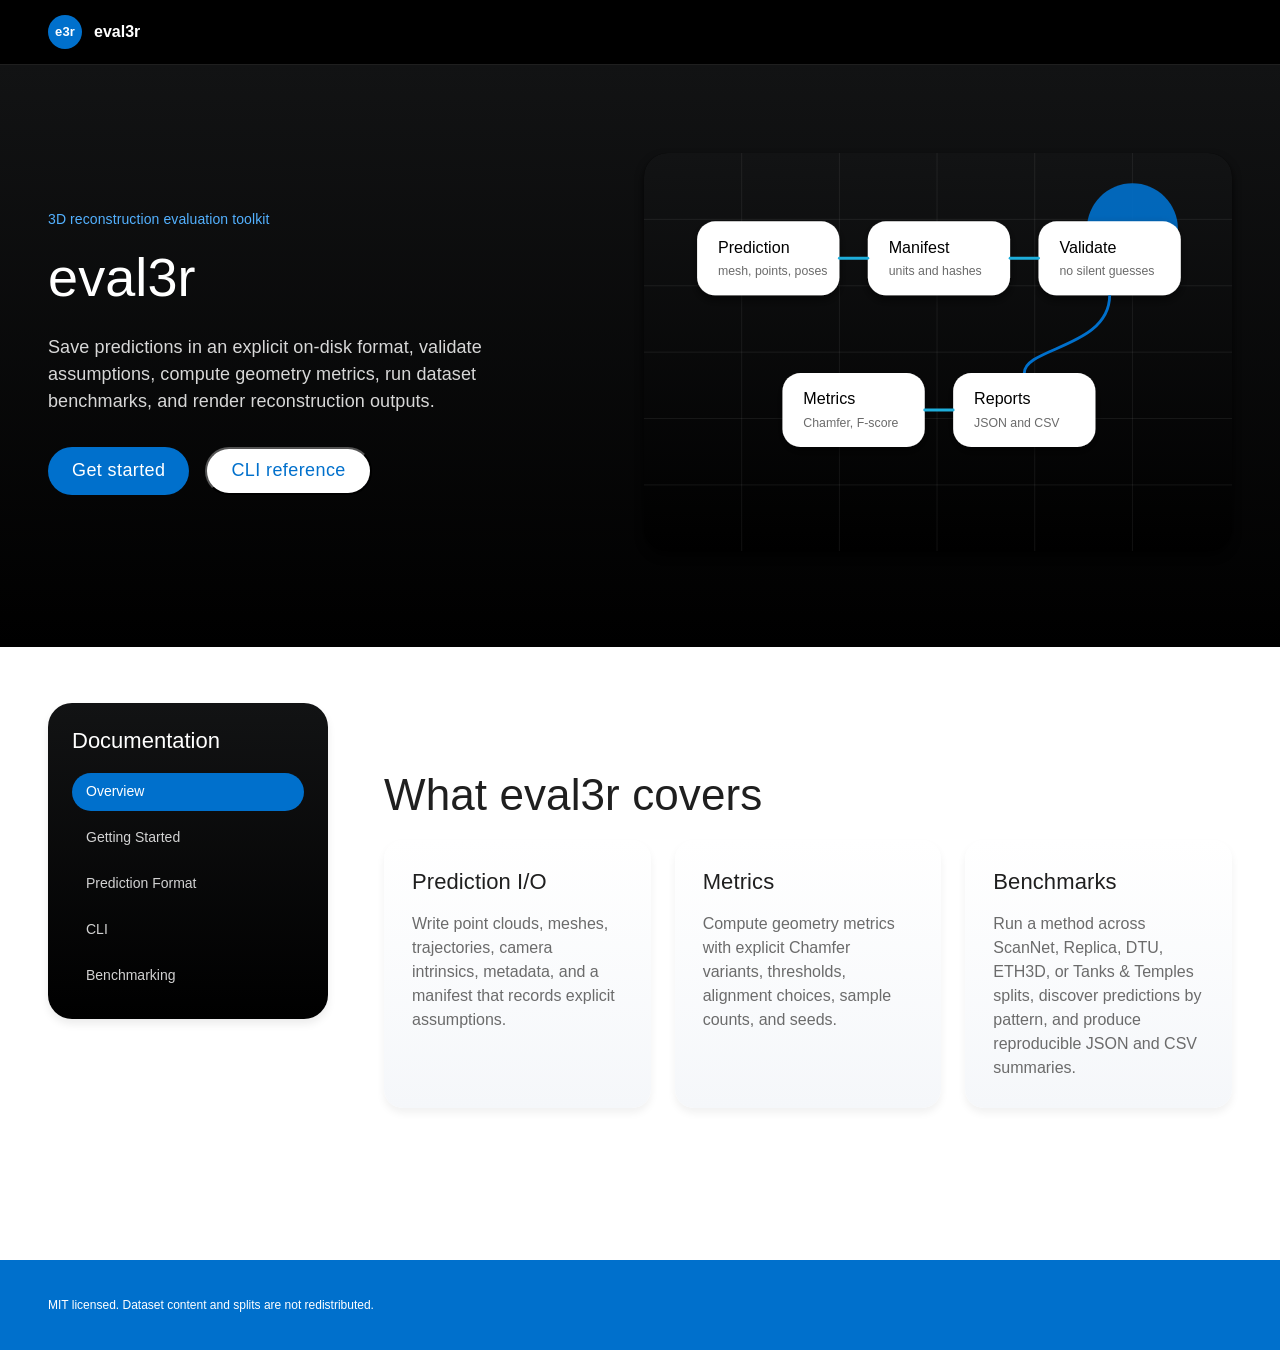
<file: docs/index.html>
<!doctype html>
<html lang="en">
  <head>
    <meta charset="utf-8" />
    <meta name="viewport" content="width=device-width, initial-scale=1" />
    <title>eval3r Documentation</title>
    <meta
      name="description"
      content="Documentation for eval3r, a toolkit for saving, evaluating, and visualizing 3D reconstruction predictions."
    />
    <link rel="stylesheet" href="assets/site.css" />
  </head>
  <body>
    <header class="site-header">
      <nav class="nav" aria-label="Main navigation">
        <a class="brand" href="index.html"><span class="brand-mark">e3r</span> eval3r</a>
        <div class="nav-links">
          <a aria-current="page" href="index.html">Overview</a>
          <a href="getting-started.html">Getting Started</a>
          <a href="prediction-format.html">Prediction Format</a>
          <a href="cli.html">CLI</a>
          <a href="benchmarking.html">Benchmarking</a>
        </div>
      </nav>
    </header>

    <main>
      <section class="hero">
        <div>
          <p class="eyebrow">3D reconstruction evaluation toolkit</p>
          <h1>eval3r</h1>
          <p class="lead">
            Save predictions in an explicit on-disk format, validate assumptions, compute
            geometry metrics, run dataset benchmarks, and render reconstruction outputs.
          </p>
          <div class="hero-actions">
            <a class="button" href="getting-started.html">Get started</a>
            <a class="button secondary" href="cli.html">CLI reference</a>
          </div>
        </div>
        <div class="hero-visual" aria-label="eval3r workflow diagram">
          <svg viewBox="0 0 620 420" role="img" aria-labelledby="workflow-title">
            <title id="workflow-title">Prediction, validation, metrics, and report workflow</title>
            <defs>
              <linearGradient id="dark-panel" x1="0" x2="0" y1="0" y2="1">
                <stop offset="0" stop-color="#121314" />
                <stop offset="1" stop-color="#000000" />
              </linearGradient>
              <filter id="soft-shadow" x="-20%" y="-20%" width="140%" height="140%">
                <feDropShadow dx="0" dy="5" stdDeviation="5" flood-color="#000000" flood-opacity="0.55" />
              </filter>
            </defs>
            <rect width="620" height="420" fill="url(#dark-panel)" />
            <g fill="none" stroke="rgba(255,255,255,0.08)" stroke-width="1">
              <path d="M0 70h620M0 140h620M0 210h620M0 280h620M0 350h620" />
              <path d="M103 0v420M206 0v420M309 0v420M412 0v420M515 0v420" />
            </g>
            <circle cx="515" cy="80" r="48" fill="#0070cc" opacity="0.9" />
            <circle cx="532" cy="96" r="22" fill="#1eaedb" opacity="0.95" />
            <g transform="translate(56 72)" filter="url(#soft-shadow)">
              <rect width="150" height="78" rx="19" fill="#ffffff" />
              <text x="22" y="33" fill="#000000" font-size="17" font-weight="300">Prediction</text>
              <text x="22" y="57" fill="#6b6b6b" font-size="13">mesh, points, poses</text>
            </g>
            <g transform="translate(236 72)" filter="url(#soft-shadow)">
              <rect width="150" height="78" rx="19" fill="#ffffff" />
              <text x="22" y="33" fill="#000000" font-size="17" font-weight="300">Manifest</text>
              <text x="22" y="57" fill="#6b6b6b" font-size="13">units and hashes</text>
            </g>
            <g transform="translate(416 72)" filter="url(#soft-shadow)">
              <rect width="150" height="78" rx="19" fill="#ffffff" />
              <text x="22" y="33" fill="#000000" font-size="17" font-weight="300">Validate</text>
              <text x="22" y="57" fill="#6b6b6b" font-size="13">no silent guesses</text>
            </g>
            <g stroke="#1eaedb" stroke-width="3" stroke-linecap="round">
              <path d="M206 111h30" />
              <path d="M386 111h30" />
            </g>
            <g transform="translate(146 232)" filter="url(#soft-shadow)">
              <rect width="150" height="78" rx="19" fill="#ffffff" />
              <text x="22" y="33" fill="#000000" font-size="17" font-weight="300">Metrics</text>
              <text x="22" y="57" fill="#6b6b6b" font-size="13">Chamfer, F-score</text>
            </g>
            <g transform="translate(326 232)" filter="url(#soft-shadow)">
              <rect width="150" height="78" rx="19" fill="#ffffff" />
              <text x="22" y="33" fill="#000000" font-size="17" font-weight="300">Reports</text>
              <text x="22" y="57" fill="#6b6b6b" font-size="13">JSON and CSV</text>
            </g>
            <path d="M491 150 C491 205, 401 205, 401 232" fill="none" stroke="#0070cc" stroke-width="3" />
            <path d="M296 271h30" fill="none" stroke="#1eaedb" stroke-width="3" stroke-linecap="round" />
          </svg>
        </div>
      </section>

      <div class="docs-layout">
        <aside class="docs-sidebar" aria-label="Documentation navigation">
          <p class="sidebar-title">Documentation</p>
          <nav class="sidebar-nav">
            <a aria-current="page" href="index.html">Overview</a>
            <a href="getting-started.html">Getting Started</a>
            <a href="prediction-format.html">Prediction Format</a>
            <a href="cli.html">CLI</a>
            <a href="benchmarking.html">Benchmarking</a>
          </nav>
        </aside>
        <article class="docs-content page">
          <section class="section">
            <h2>What eval3r covers</h2>
            <div class="grid">
              <article class="card">
                <h3>Prediction I/O</h3>
                <p>
                  Write point clouds, meshes, trajectories, camera intrinsics, metadata, and a
                  manifest that records explicit assumptions.
                </p>
              </article>
              <article class="card">
                <h3>Metrics</h3>
                <p>
                  Compute geometry metrics with explicit Chamfer variants, thresholds, alignment
                  choices, sample counts, and seeds.
                </p>
              </article>
              <article class="card">
                <h3>Benchmarks</h3>
                <p>
                  Run a method across ScanNet, Replica, DTU, ETH3D, or Tanks &amp; Temples splits,
                  discover predictions by pattern, and produce reproducible JSON and CSV summaries.
                </p>
              </article>
            </div>
          </section>
        </article>
      </div>
    </main>

    <footer class="site-footer">
      <div class="footer-inner">MIT licensed. Dataset content and splits are not redistributed.</div>
    </footer>
  </body>
</html>
</file>
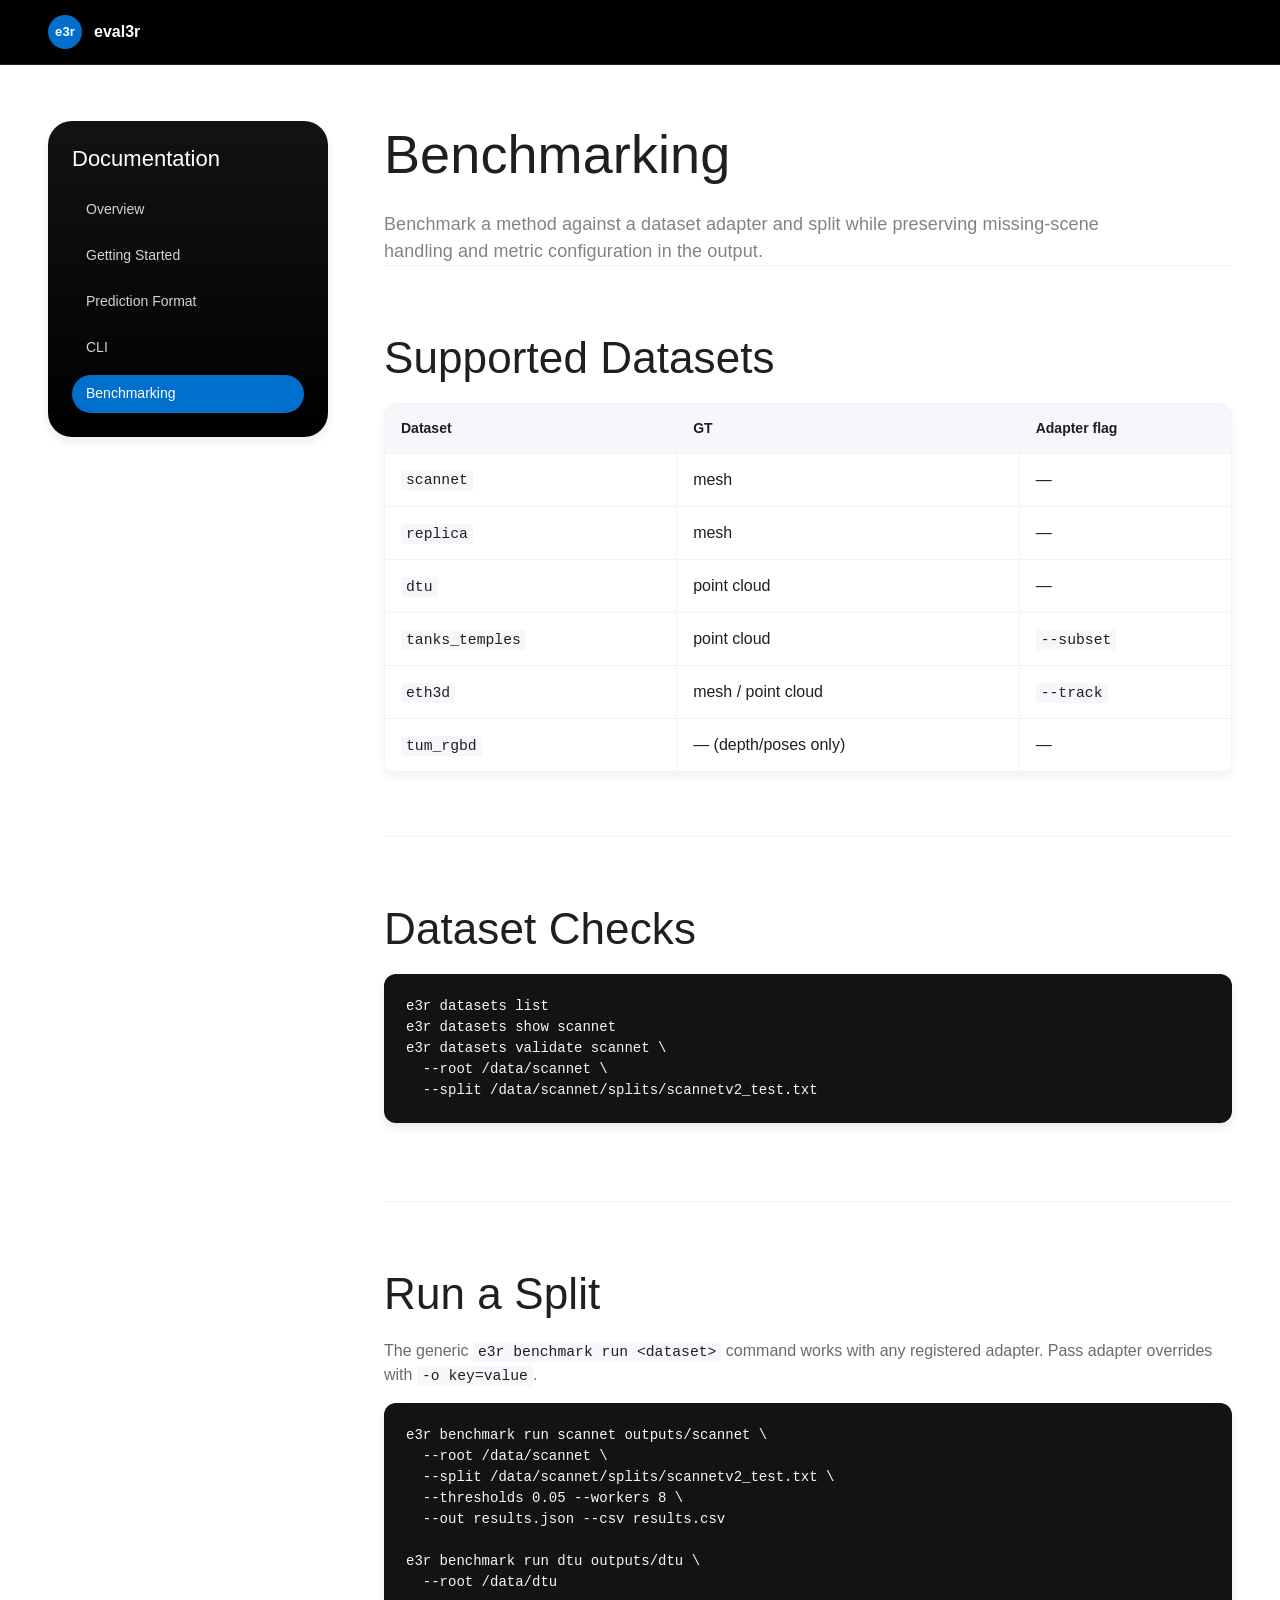
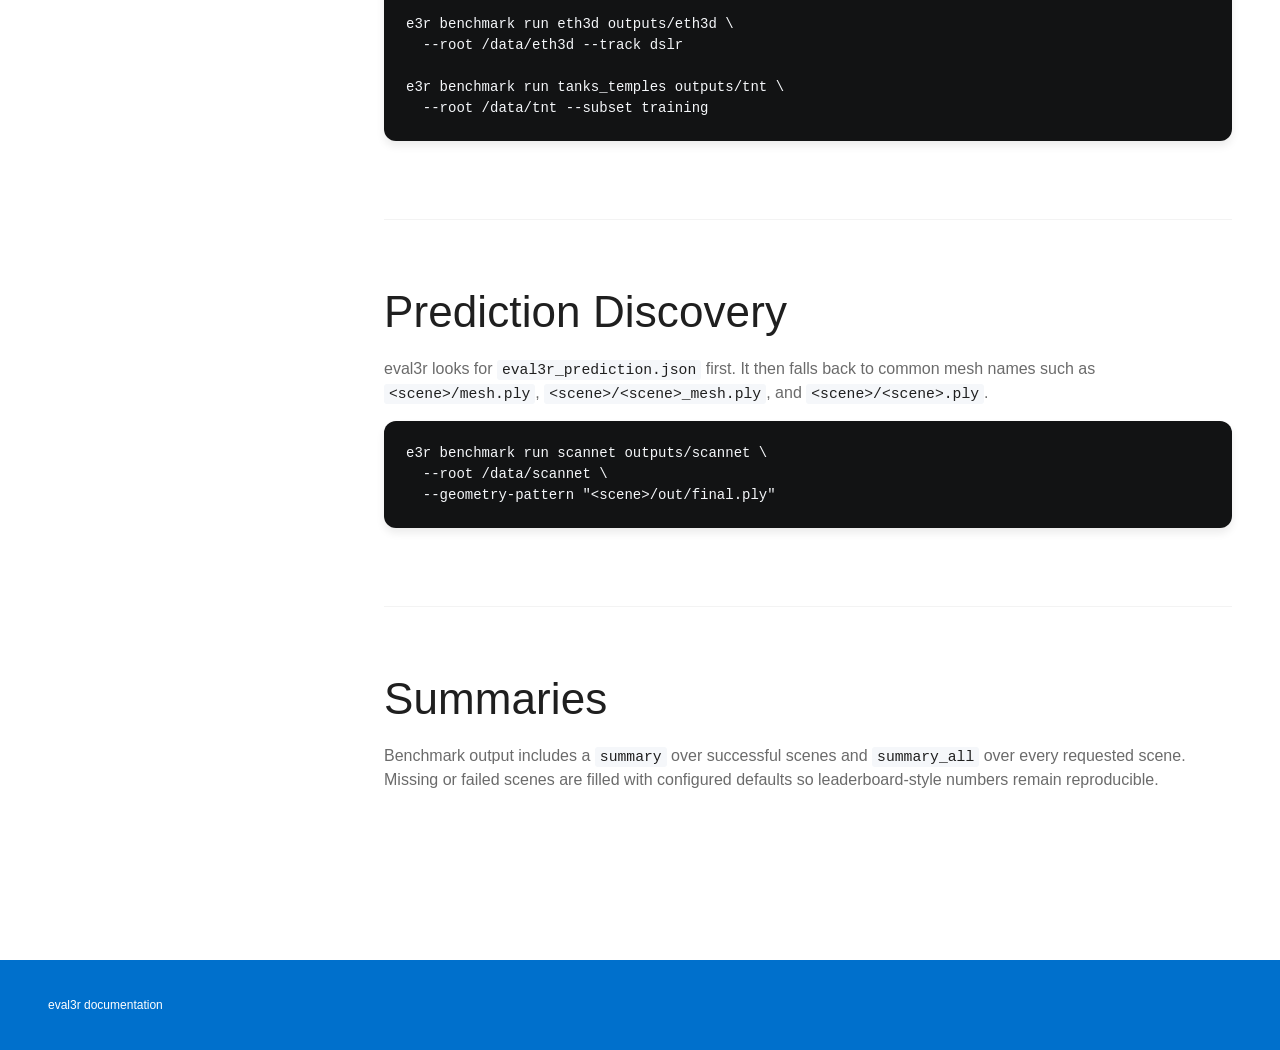
<file: docs/benchmarking.html>
<!doctype html>
<html lang="en">
  <head>
    <meta charset="utf-8" />
    <meta name="viewport" content="width=device-width, initial-scale=1" />
    <title>Benchmarking - eval3r</title>
    <link rel="stylesheet" href="assets/site.css" />
  </head>
  <body>
    <header class="site-header">
      <nav class="nav" aria-label="Main navigation">
        <a class="brand" href="index.html"><span class="brand-mark">e3r</span> eval3r</a>
        <div class="nav-links">
          <a href="index.html">Overview</a>
          <a href="getting-started.html">Getting Started</a>
          <a href="prediction-format.html">Prediction Format</a>
          <a href="cli.html">CLI</a>
          <a aria-current="page" href="benchmarking.html">Benchmarking</a>
        </div>
      </nav>
    </header>

    <main class="docs-layout">
      <aside class="docs-sidebar" aria-label="Documentation navigation">
        <p class="sidebar-title">Documentation</p>
        <nav class="sidebar-nav">
          <a href="index.html">Overview</a>
          <a href="getting-started.html">Getting Started</a>
          <a href="prediction-format.html">Prediction Format</a>
          <a href="cli.html">CLI</a>
          <a aria-current="page" href="benchmarking.html">Benchmarking</a>
        </nav>
      </aside>
      <article class="docs-content page content">
        <h1>Benchmarking</h1>
        <p class="lead">
          Benchmark a method against a dataset adapter and split while preserving missing-scene
          handling and metric configuration in the output.
        </p>

        <section class="section">
          <h2>Supported Datasets</h2>
          <div class="table-wrap">
            <table>
              <thead>
                <tr><th>Dataset</th><th>GT</th><th>Adapter flag</th></tr>
              </thead>
              <tbody>
                <tr><td><code>scannet</code></td><td>mesh</td><td>—</td></tr>
                <tr><td><code>replica</code></td><td>mesh</td><td>—</td></tr>
                <tr><td><code>dtu</code></td><td>point cloud</td><td>—</td></tr>
                <tr><td><code>tanks_temples</code></td><td>point cloud</td><td><code>--subset</code></td></tr>
                <tr><td><code>eth3d</code></td><td>mesh / point cloud</td><td><code>--track</code></td></tr>
                <tr><td><code>tum_rgbd</code></td><td>— (depth/poses only)</td><td>—</td></tr>
              </tbody>
            </table>
          </div>
        </section>

        <section class="section">
          <h2>Dataset Checks</h2>
          <pre><code>e3r datasets list
e3r datasets show scannet
e3r datasets validate scannet \
  --root /data/scannet \
  --split /data/scannet/splits/scannetv2_test.txt</code></pre>
        </section>

        <section class="section">
          <h2>Run a Split</h2>
          <p>
            The generic <code>e3r benchmark run &lt;dataset&gt;</code> command works with any
            registered adapter. Pass adapter overrides with <code>-o key=value</code>.
          </p>
          <pre><code>e3r benchmark run scannet outputs/scannet \
  --root /data/scannet \
  --split /data/scannet/splits/scannetv2_test.txt \
  --thresholds 0.05 --workers 8 \
  --out results.json --csv results.csv

e3r benchmark run dtu outputs/dtu \
  --root /data/dtu

e3r benchmark run eth3d outputs/eth3d \
  --root /data/eth3d --track dslr

e3r benchmark run tanks_temples outputs/tnt \
  --root /data/tnt --subset training</code></pre>
        </section>

        <section class="section">
          <h2>Prediction Discovery</h2>
          <p>
            eval3r looks for <code>eval3r_prediction.json</code> first. It then falls back to common
            mesh names such as <code>&lt;scene&gt;/mesh.ply</code>,
            <code>&lt;scene&gt;/&lt;scene&gt;_mesh.ply</code>, and
            <code>&lt;scene&gt;/&lt;scene&gt;.ply</code>.
          </p>
          <pre><code>e3r benchmark run scannet outputs/scannet \
  --root /data/scannet \
  --geometry-pattern "&lt;scene&gt;/out/final.ply"</code></pre>
        </section>

        <section class="section">
          <h2>Summaries</h2>
          <p>
            Benchmark output includes a <code>summary</code> over successful scenes and
            <code>summary_all</code> over every requested scene. Missing or failed scenes are filled
            with configured defaults so leaderboard-style numbers remain reproducible.
          </p>
        </section>
      </article>
    </main>

    <footer class="site-footer">
      <div class="footer-inner">eval3r documentation</div>
    </footer>
  </body>
</html>
</file>
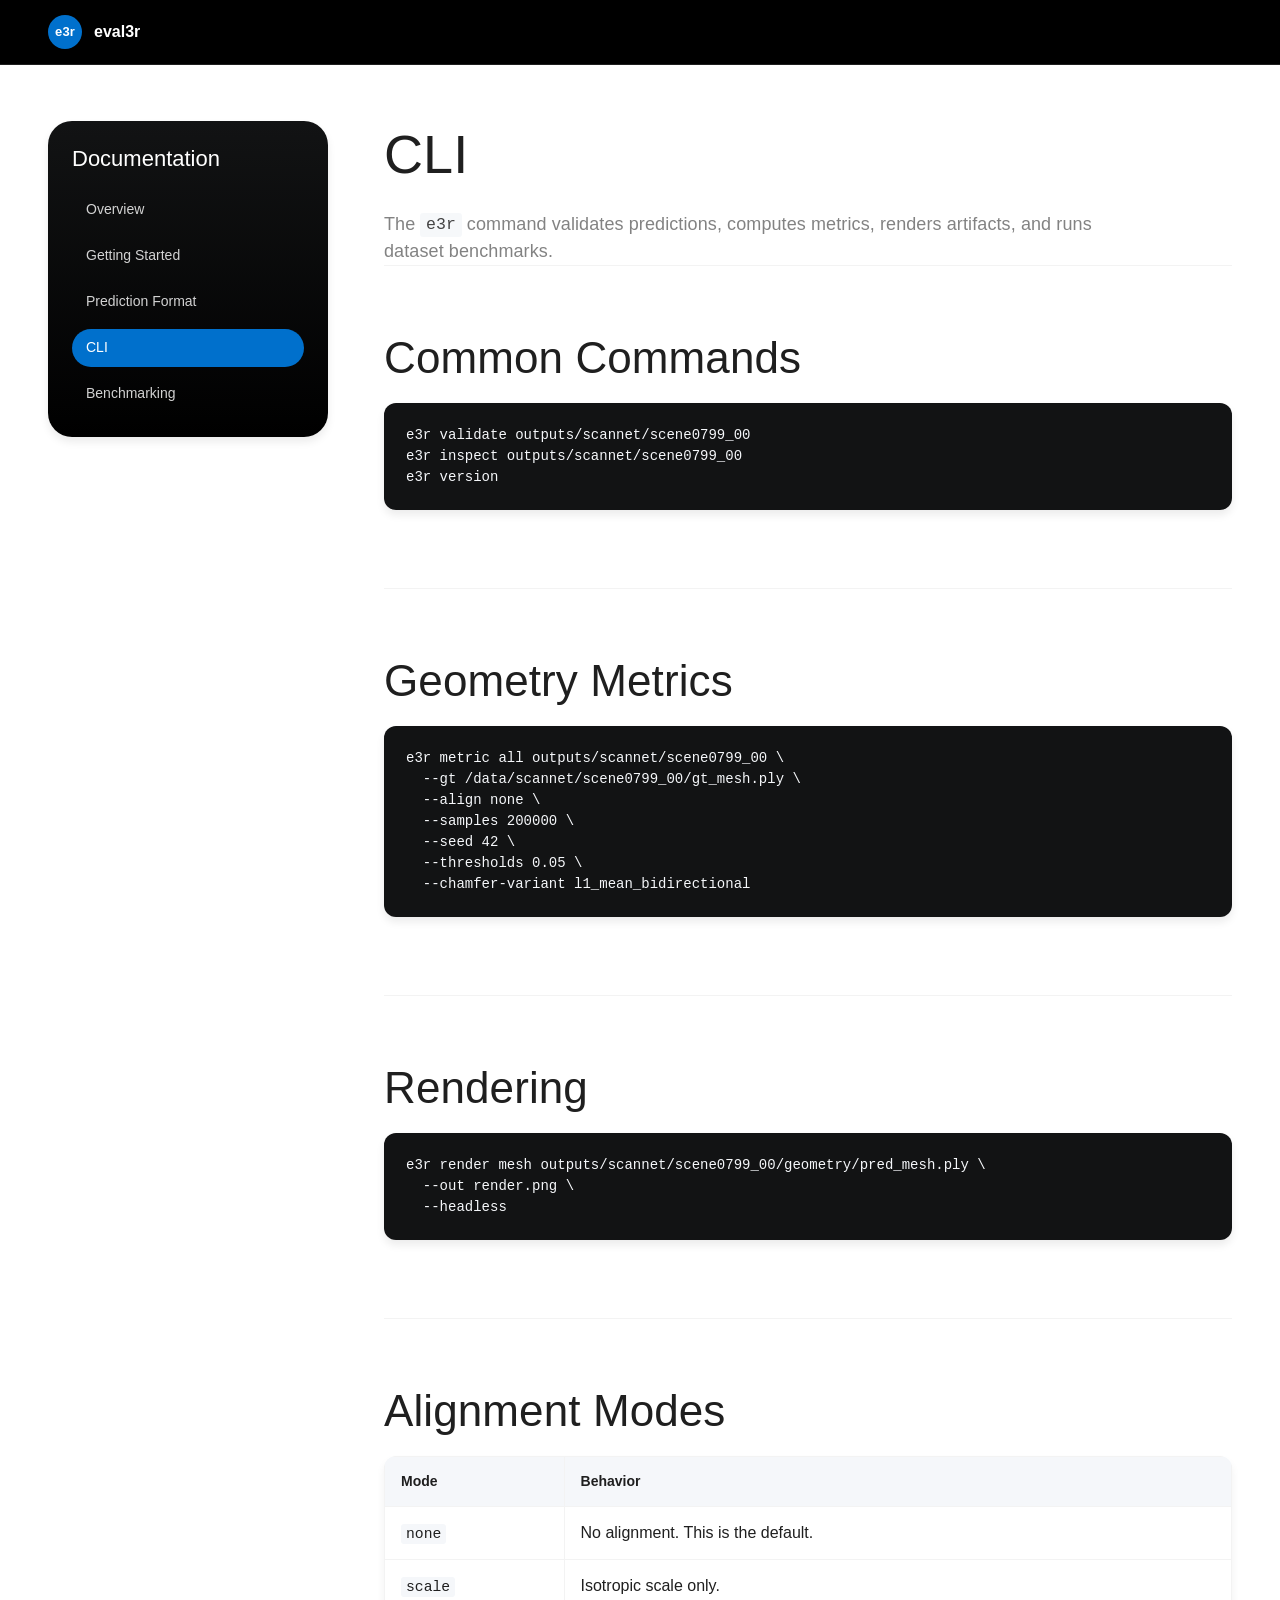
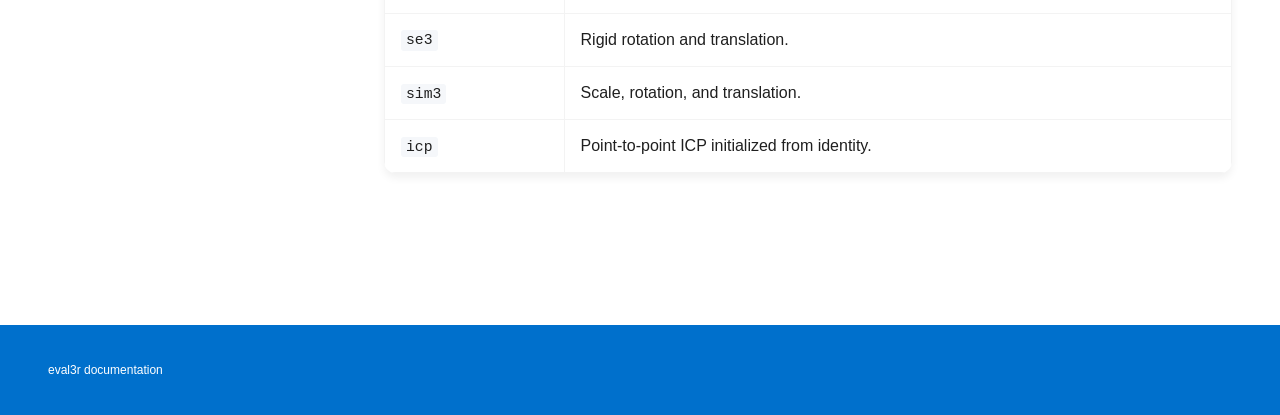
<file: docs/cli.html>
<!doctype html>
<html lang="en">
  <head>
    <meta charset="utf-8" />
    <meta name="viewport" content="width=device-width, initial-scale=1" />
    <title>CLI - eval3r</title>
    <link rel="stylesheet" href="assets/site.css" />
  </head>
  <body>
    <header class="site-header">
      <nav class="nav" aria-label="Main navigation">
        <a class="brand" href="index.html"><span class="brand-mark">e3r</span> eval3r</a>
        <div class="nav-links">
          <a href="index.html">Overview</a>
          <a href="getting-started.html">Getting Started</a>
          <a href="prediction-format.html">Prediction Format</a>
          <a aria-current="page" href="cli.html">CLI</a>
          <a href="benchmarking.html">Benchmarking</a>
        </div>
      </nav>
    </header>

    <main class="docs-layout">
      <aside class="docs-sidebar" aria-label="Documentation navigation">
        <p class="sidebar-title">Documentation</p>
        <nav class="sidebar-nav">
          <a href="index.html">Overview</a>
          <a href="getting-started.html">Getting Started</a>
          <a href="prediction-format.html">Prediction Format</a>
          <a aria-current="page" href="cli.html">CLI</a>
          <a href="benchmarking.html">Benchmarking</a>
        </nav>
      </aside>
      <article class="docs-content page content">
        <h1>CLI</h1>
        <p class="lead">
          The <code>e3r</code> command validates predictions, computes metrics, renders artifacts,
          and runs dataset benchmarks.
        </p>

        <section class="section">
          <h2>Common Commands</h2>
          <pre><code>e3r validate outputs/scannet/scene0799_00
e3r inspect outputs/scannet/scene0799_00
e3r version</code></pre>
        </section>

        <section class="section">
          <h2>Geometry Metrics</h2>
          <pre><code>e3r metric all outputs/scannet/scene0799_00 \
  --gt /data/scannet/scene0799_00/gt_mesh.ply \
  --align none \
  --samples 200000 \
  --seed 42 \
  --thresholds 0.05 \
  --chamfer-variant l1_mean_bidirectional</code></pre>
        </section>

        <section class="section">
          <h2>Rendering</h2>
          <pre><code>e3r render mesh outputs/scannet/scene0799_00/geometry/pred_mesh.ply \
  --out render.png \
  --headless</code></pre>
        </section>

        <section class="section">
          <h2>Alignment Modes</h2>
          <div class="table-wrap">
            <table>
              <thead>
                <tr>
                  <th>Mode</th>
                  <th>Behavior</th>
                </tr>
              </thead>
              <tbody>
                <tr><td><code>none</code></td><td>No alignment. This is the default.</td></tr>
                <tr><td><code>scale</code></td><td>Isotropic scale only.</td></tr>
                <tr><td><code>se3</code></td><td>Rigid rotation and translation.</td></tr>
                <tr><td><code>sim3</code></td><td>Scale, rotation, and translation.</td></tr>
                <tr><td><code>icp</code></td><td>Point-to-point ICP initialized from identity.</td></tr>
              </tbody>
            </table>
          </div>
        </section>
      </article>
    </main>

    <footer class="site-footer">
      <div class="footer-inner">eval3r documentation</div>
    </footer>
  </body>
</html>
</file>
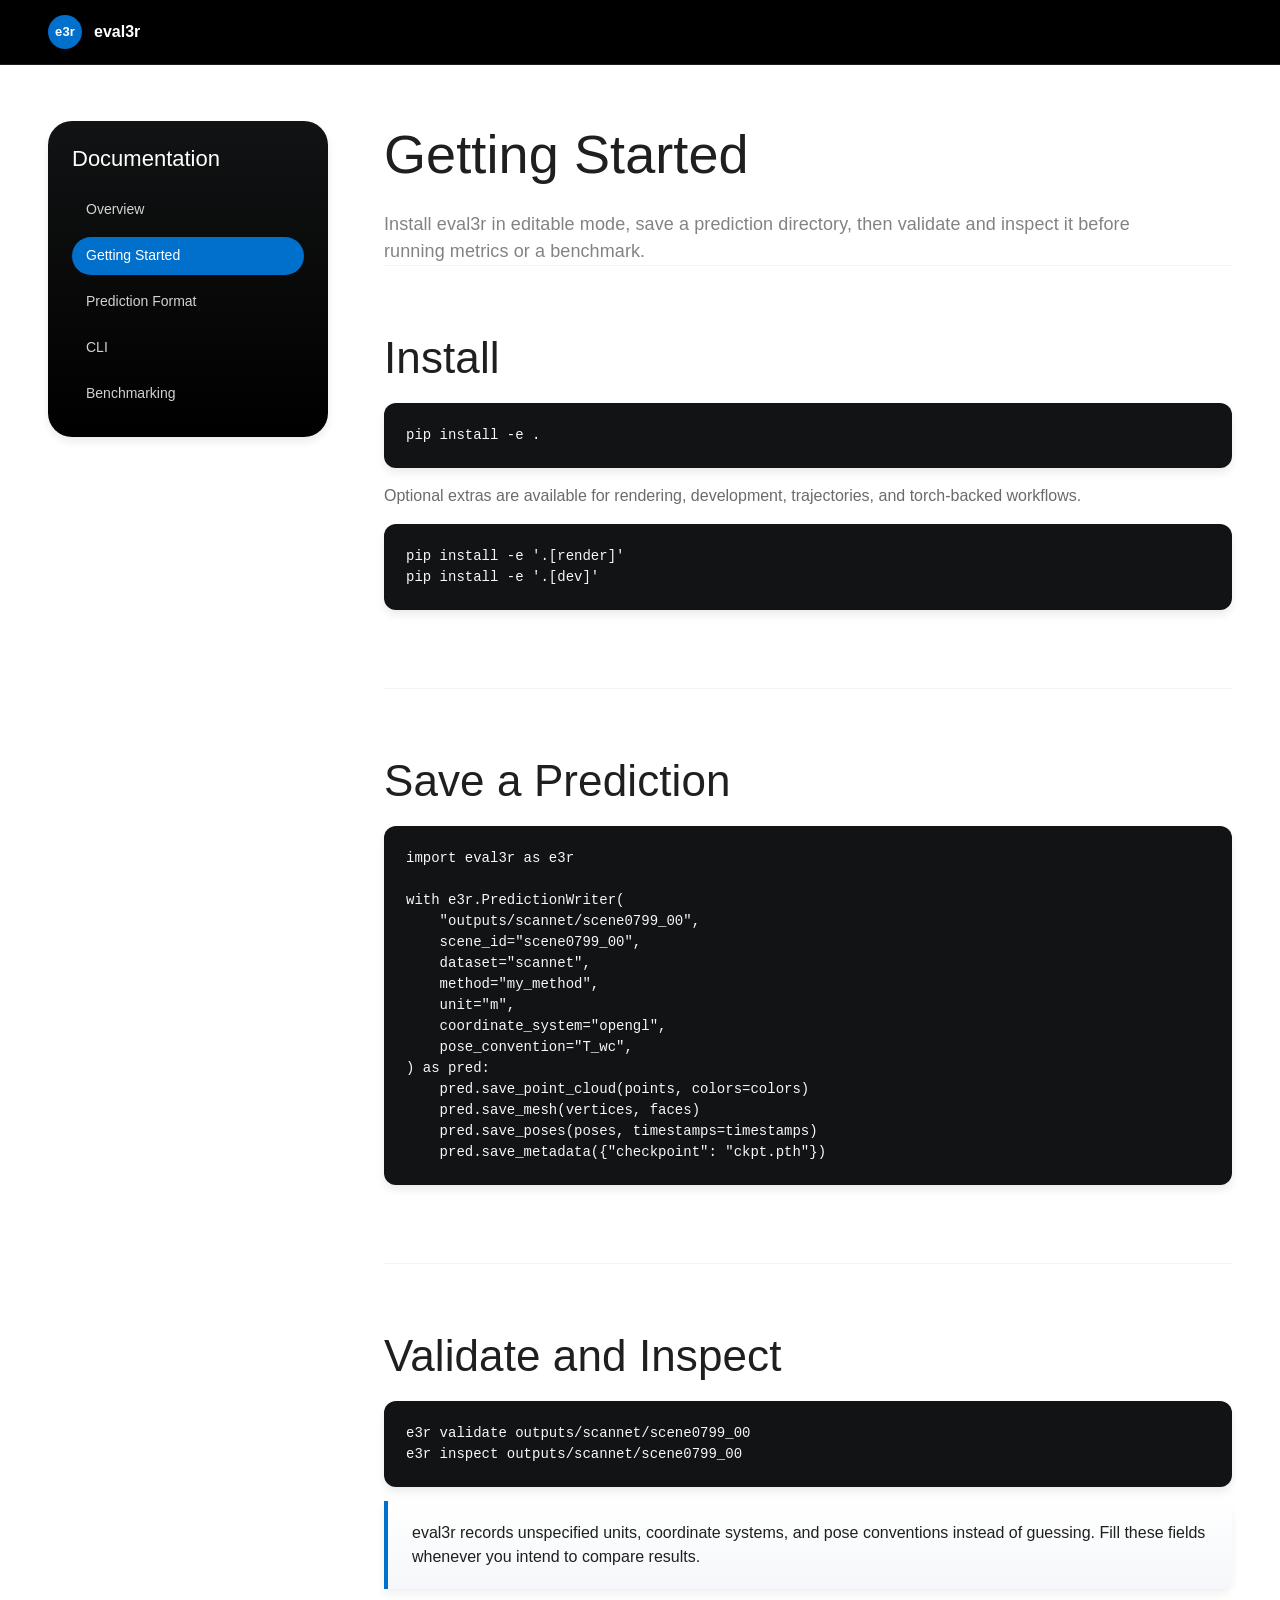
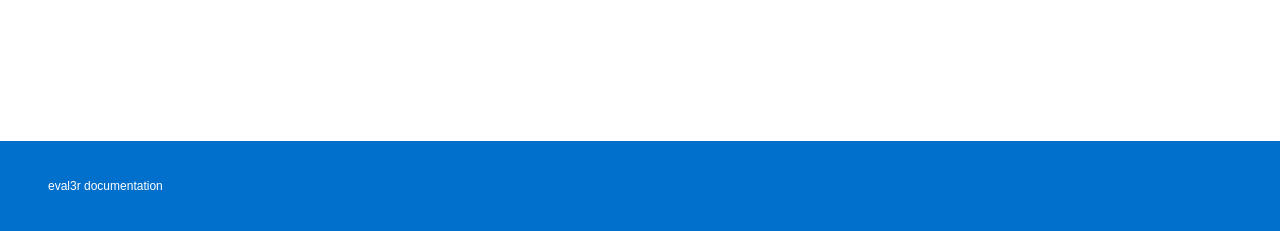
<file: docs/getting-started.html>
<!doctype html>
<html lang="en">
  <head>
    <meta charset="utf-8" />
    <meta name="viewport" content="width=device-width, initial-scale=1" />
    <title>Getting Started - eval3r</title>
    <link rel="stylesheet" href="assets/site.css" />
  </head>
  <body>
    <header class="site-header">
      <nav class="nav" aria-label="Main navigation">
        <a class="brand" href="index.html"><span class="brand-mark">e3r</span> eval3r</a>
        <div class="nav-links">
          <a href="index.html">Overview</a>
          <a aria-current="page" href="getting-started.html">Getting Started</a>
          <a href="prediction-format.html">Prediction Format</a>
          <a href="cli.html">CLI</a>
          <a href="benchmarking.html">Benchmarking</a>
        </div>
      </nav>
    </header>

    <main class="docs-layout">
      <aside class="docs-sidebar" aria-label="Documentation navigation">
        <p class="sidebar-title">Documentation</p>
        <nav class="sidebar-nav">
          <a href="index.html">Overview</a>
          <a aria-current="page" href="getting-started.html">Getting Started</a>
          <a href="prediction-format.html">Prediction Format</a>
          <a href="cli.html">CLI</a>
          <a href="benchmarking.html">Benchmarking</a>
        </nav>
      </aside>
      <article class="docs-content page content">
        <h1>Getting Started</h1>
        <p class="lead">
          Install eval3r in editable mode, save a prediction directory, then validate and inspect it
          before running metrics or a benchmark.
        </p>

        <section class="section">
          <h2>Install</h2>
          <pre><code>pip install -e .</code></pre>
          <p>Optional extras are available for rendering, development, trajectories, and torch-backed workflows.</p>
          <pre><code>pip install -e '.[render]'
pip install -e '.[dev]'</code></pre>
        </section>

        <section class="section">
          <h2>Save a Prediction</h2>
          <pre><code>import eval3r as e3r

with e3r.PredictionWriter(
    "outputs/scannet/scene0799_00",
    scene_id="scene0799_00",
    dataset="scannet",
    method="my_method",
    unit="m",
    coordinate_system="opengl",
    pose_convention="T_wc",
) as pred:
    pred.save_point_cloud(points, colors=colors)
    pred.save_mesh(vertices, faces)
    pred.save_poses(poses, timestamps=timestamps)
    pred.save_metadata({"checkpoint": "ckpt.pth"})</code></pre>
        </section>

        <section class="section">
          <h2>Validate and Inspect</h2>
          <pre><code>e3r validate outputs/scannet/scene0799_00
e3r inspect outputs/scannet/scene0799_00</code></pre>
          <div class="callout">
            eval3r records unspecified units, coordinate systems, and pose conventions instead of
            guessing. Fill these fields whenever you intend to compare results.
          </div>
        </section>
      </article>
    </main>

    <footer class="site-footer">
      <div class="footer-inner">eval3r documentation</div>
    </footer>
  </body>
</html>
</file>
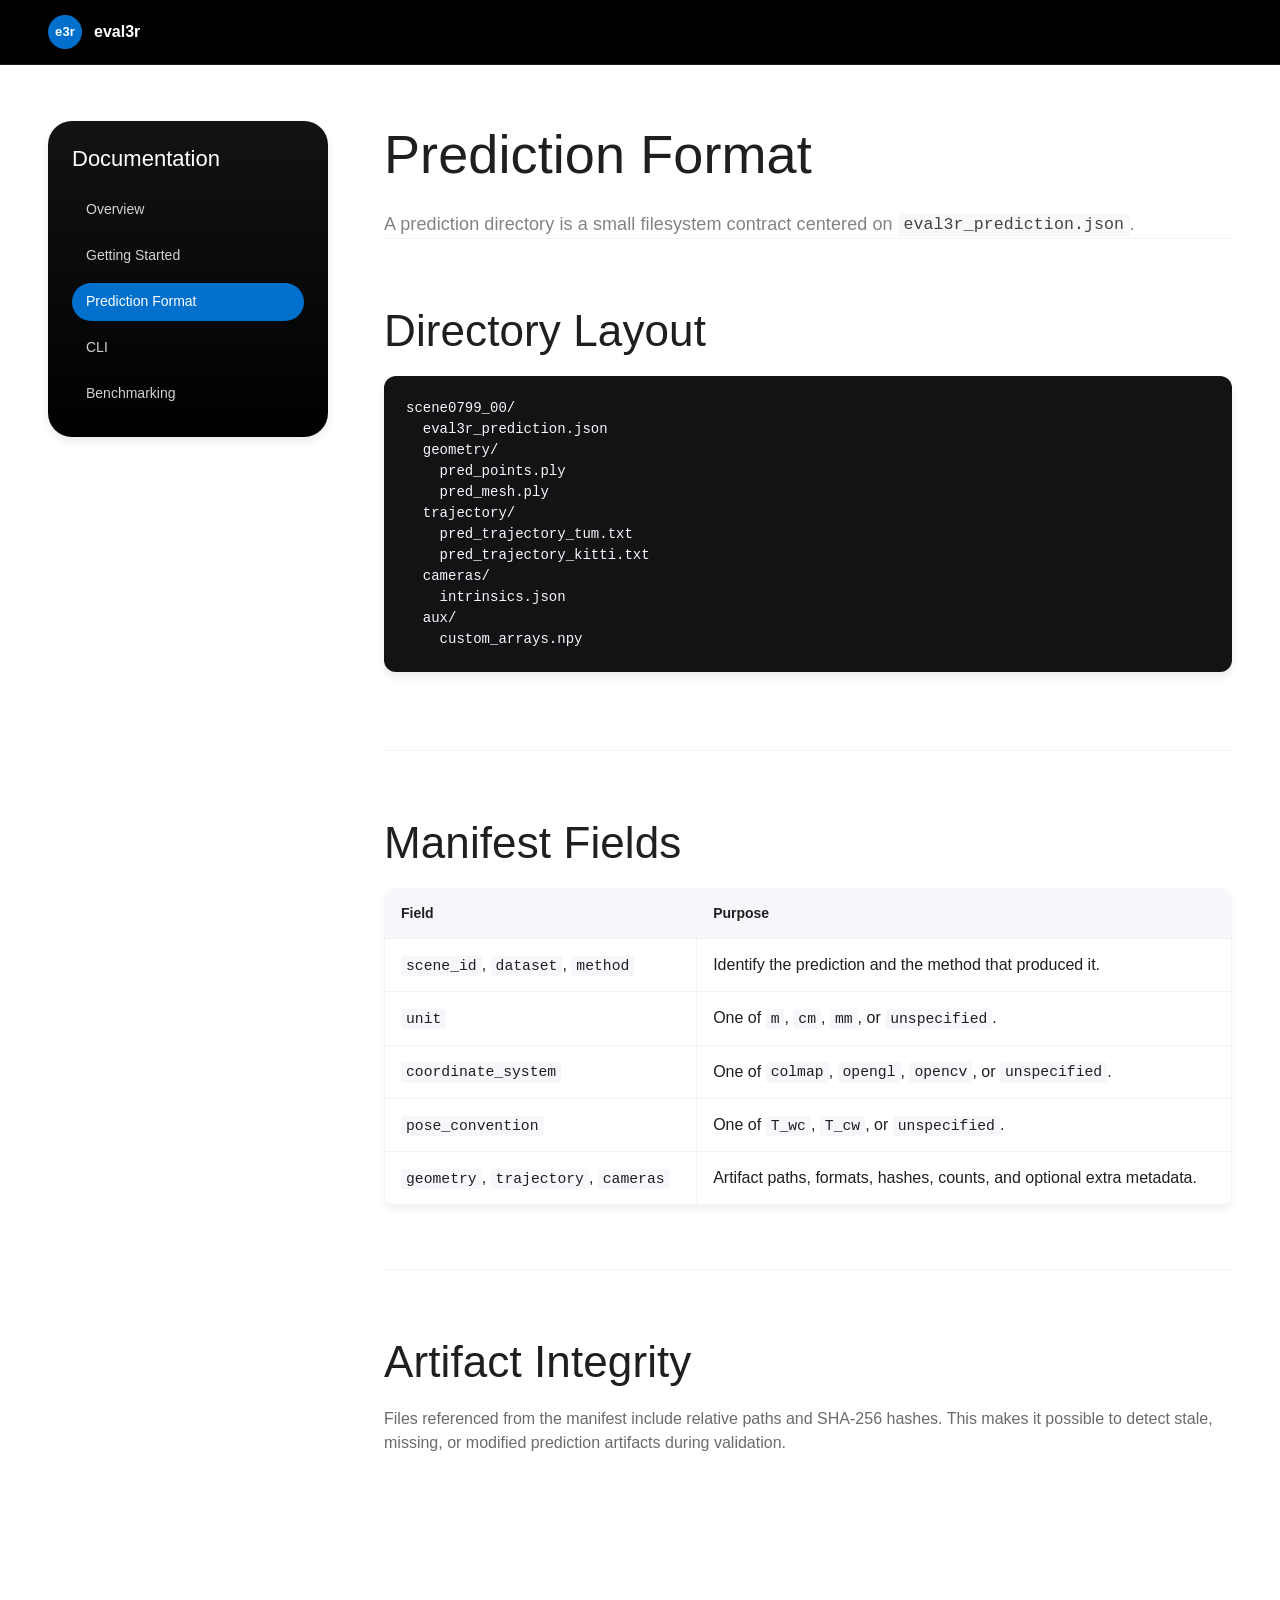
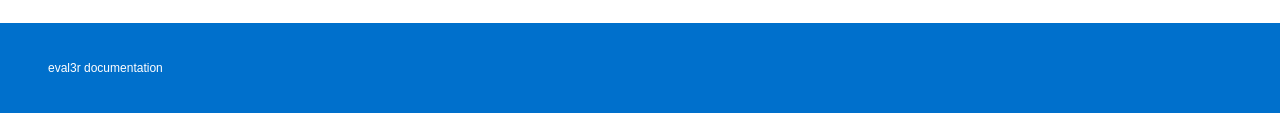
<file: docs/prediction-format.html>
<!doctype html>
<html lang="en">
  <head>
    <meta charset="utf-8" />
    <meta name="viewport" content="width=device-width, initial-scale=1" />
    <title>Prediction Format - eval3r</title>
    <link rel="stylesheet" href="assets/site.css" />
  </head>
  <body>
    <header class="site-header">
      <nav class="nav" aria-label="Main navigation">
        <a class="brand" href="index.html"><span class="brand-mark">e3r</span> eval3r</a>
        <div class="nav-links">
          <a href="index.html">Overview</a>
          <a href="getting-started.html">Getting Started</a>
          <a aria-current="page" href="prediction-format.html">Prediction Format</a>
          <a href="cli.html">CLI</a>
          <a href="benchmarking.html">Benchmarking</a>
        </div>
      </nav>
    </header>

    <main class="docs-layout">
      <aside class="docs-sidebar" aria-label="Documentation navigation">
        <p class="sidebar-title">Documentation</p>
        <nav class="sidebar-nav">
          <a href="index.html">Overview</a>
          <a href="getting-started.html">Getting Started</a>
          <a aria-current="page" href="prediction-format.html">Prediction Format</a>
          <a href="cli.html">CLI</a>
          <a href="benchmarking.html">Benchmarking</a>
        </nav>
      </aside>
      <article class="docs-content page content">
        <h1>Prediction Format</h1>
        <p class="lead">
          A prediction directory is a small filesystem contract centered on
          <code>eval3r_prediction.json</code>.
        </p>

        <section class="section">
          <h2>Directory Layout</h2>
          <pre><code>scene0799_00/
  eval3r_prediction.json
  geometry/
    pred_points.ply
    pred_mesh.ply
  trajectory/
    pred_trajectory_tum.txt
    pred_trajectory_kitti.txt
  cameras/
    intrinsics.json
  aux/
    custom_arrays.npy</code></pre>
        </section>

        <section class="section">
          <h2>Manifest Fields</h2>
          <div class="table-wrap">
            <table>
              <thead>
                <tr>
                  <th>Field</th>
                  <th>Purpose</th>
                </tr>
              </thead>
              <tbody>
                <tr>
                  <td><code>scene_id</code>, <code>dataset</code>, <code>method</code></td>
                  <td>Identify the prediction and the method that produced it.</td>
                </tr>
                <tr>
                  <td><code>unit</code></td>
                  <td>One of <code>m</code>, <code>cm</code>, <code>mm</code>, or <code>unspecified</code>.</td>
                </tr>
                <tr>
                  <td><code>coordinate_system</code></td>
                  <td>One of <code>colmap</code>, <code>opengl</code>, <code>opencv</code>, or <code>unspecified</code>.</td>
                </tr>
                <tr>
                  <td><code>pose_convention</code></td>
                  <td>One of <code>T_wc</code>, <code>T_cw</code>, or <code>unspecified</code>.</td>
                </tr>
                <tr>
                  <td><code>geometry</code>, <code>trajectory</code>, <code>cameras</code></td>
                  <td>Artifact paths, formats, hashes, counts, and optional extra metadata.</td>
                </tr>
              </tbody>
            </table>
          </div>
        </section>

        <section class="section">
          <h2>Artifact Integrity</h2>
          <p>
            Files referenced from the manifest include relative paths and SHA-256 hashes. This makes
            it possible to detect stale, missing, or modified prediction artifacts during validation.
          </p>
        </section>
      </article>
    </main>

    <footer class="site-footer">
      <div class="footer-inner">eval3r documentation</div>
    </footer>
  </body>
</html>
</file>
<file: docs/assets/site.css>
:root {
  color-scheme: light;
  --ps-blue: #0070cc;
  --ps-blue-dark: #0068bd;
  --ps-cyan: #1eaedb;
  --link-hover: #1883fd;
  --black: #000000;
  --shadow-black: #121314;
  --white: #ffffff;
  --ice: #f5f7fa;
  --divider: #f3f3f3;
  --ink: #1f1f1f;
  --muted: #6b6b6b;
  --soft: #cccccc;
  --orange: #d53b00;
  --red: #c81b3a;
  --code-bg: #121314;
  --code-ink: #f5f7fa;
  --shadow-hero: 0 5px 9px rgba(0, 0, 0, 0.8);
  --shadow-panel: 0 5px 9px rgba(0, 0, 0, 0.06);
  --shadow-card: 0 5px 9px rgba(0, 0, 0, 0.08);
}

* {
  box-sizing: border-box;
}

html {
  scroll-behavior: smooth;
}

body {
  margin: 0;
  background: var(--white);
  color: var(--ink);
  font-family: "SST", "Playstation SST", Arial, Helvetica, sans-serif;
  line-height: 1.5;
}

a {
  color: var(--ps-blue-dark);
  text-decoration-thickness: 0.08em;
  text-underline-offset: 0.18em;
  transition:
    color 180ms ease,
    background 180ms ease,
    box-shadow 180ms ease,
    transform 180ms ease;
}

a:hover {
  color: var(--link-hover);
}

code,
pre {
  font-family: "SFMono-Regular", Consolas, "Liberation Mono", Menlo, monospace;
}

.site-header {
  position: sticky;
  top: 0;
  z-index: 10;
  border-bottom: 1px solid rgba(255, 255, 255, 0.12);
  background: var(--black);
}

.nav {
  display: flex;
  align-items: center;
  justify-content: flex-start;
  max-width: 1280px;
  min-height: 64px;
  margin: 0 auto;
  padding: 0 48px;
  gap: 32px;
}

.brand {
  display: inline-flex;
  align-items: center;
  gap: 12px;
  color: var(--white);
  font-size: 16px;
  font-weight: 700;
  text-decoration: none;
}

.brand:hover {
  color: var(--white);
}

.brand-mark {
  display: grid;
  place-items: center;
  width: 34px;
  height: 34px;
  border-radius: 100%;
  background: var(--ps-blue);
  color: var(--white);
  font-size: 13px;
  font-weight: 700;
  letter-spacing: 0.144px;
}

.nav-links {
  display: none;
  align-items: center;
  flex-wrap: wrap;
  justify-content: flex-end;
  gap: 8px 22px;
  font-size: 14px;
  font-weight: 500;
}

.nav-links a {
  position: relative;
  color: var(--white);
  text-decoration: none;
}

.nav-links a:hover {
  color: var(--link-hover);
}

.nav-links a[aria-current="page"]::after {
  position: absolute;
  right: 0;
  bottom: -21px;
  left: 0;
  height: 2px;
  background: var(--ps-blue);
  content: "";
}

.hero {
  display: grid;
  grid-template-columns: minmax(0, 0.95fr) minmax(360px, 1.05fr);
  align-items: center;
  gap: 64px;
  max-width: 1280px;
  margin: 0 auto;
  padding: 88px 48px 96px;
  color: var(--white);
}

main {
  background: var(--white);
}

main > .hero:first-child {
  max-width: none;
  padding-right: max(48px, calc((100vw - 1280px) / 2 + 48px));
  padding-left: max(48px, calc((100vw - 1280px) / 2 + 48px));
  background: linear-gradient(180deg, var(--shadow-black) 0%, var(--black) 100%);
}

.eyebrow {
  margin: 0 0 14px;
  color: #53b1ff;
  font-size: 14px;
  font-weight: 500;
  letter-spacing: 0.1px;
}

h1,
h2,
h3 {
  line-height: 1.25;
  letter-spacing: 0.1px;
}

h1 {
  max-width: 760px;
  margin: 0;
  font-size: clamp(44px, 7vw, 54px);
  font-weight: 300;
}

h2 {
  margin: 0 0 18px;
  font-size: clamp(28px, 4vw, 44px);
  font-weight: 300;
}

h3 {
  margin: 0 0 10px;
  font-size: 22px;
  font-weight: 300;
}

p {
  color: var(--muted);
}

.lead {
  max-width: 760px;
  margin: 22px 0 0;
  color: inherit;
  font-size: 18px;
  font-weight: 400;
  letter-spacing: 0.1px;
  opacity: 0.84;
}

.page > .lead,
.content > .lead {
  color: var(--muted);
}

.hero-actions {
  display: flex;
  align-items: center;
  flex-wrap: wrap;
  gap: 16px;
  margin-top: 32px;
}

.button {
  display: inline-flex;
  align-items: center;
  justify-content: center;
  min-height: 48px;
  padding: 0 24px;
  border: 0;
  border-radius: 999px;
  background: var(--ps-blue);
  color: var(--white);
  font-size: 18px;
  font-weight: 500;
  letter-spacing: 0.4px;
  text-decoration: none;
  transform-origin: center;
  transition:
    background 180ms ease,
    border-color 180ms ease,
    box-shadow 180ms ease,
    color 180ms ease,
    transform 180ms ease,
    opacity 180ms ease;
}

.button:hover,
.button:focus-visible {
  border: 2px solid var(--white);
  background: var(--ps-cyan);
  color: var(--white);
  box-shadow: 0 0 0 2px var(--ps-blue);
  transform: scale(1.12);
}

.button:active {
  opacity: 0.6;
}

.button.secondary {
  border: 2px outset var(--black);
  background: var(--white);
  color: var(--ps-blue);
}

.hero-visual {
  min-height: 390px;
  border-radius: 24px;
  background: var(--black);
  box-shadow: var(--shadow-hero);
  overflow: hidden;
}

.hero-visual svg {
  display: block;
  width: 100%;
  height: 100%;
  min-height: 390px;
}

.docs-layout {
  display: grid;
  grid-template-columns: 280px minmax(0, 1fr);
  gap: 56px;
  max-width: 1280px;
  margin: 0 auto;
  padding: 56px 48px 88px;
  background: var(--white);
}

.docs-sidebar {
  position: sticky;
  top: 96px;
  align-self: start;
  max-height: calc(100vh - 120px);
  padding: 24px;
  overflow-y: auto;
  border-radius: 24px;
  background: linear-gradient(180deg, var(--shadow-black) 0%, var(--black) 100%);
  box-shadow: var(--shadow-card);
}

.sidebar-title {
  margin: 0 0 18px;
  color: var(--white);
  font-size: 22px;
  font-weight: 300;
  line-height: 1.25;
}

.sidebar-nav {
  display: grid;
  gap: 8px;
}

.sidebar-nav a {
  display: flex;
  align-items: center;
  min-height: 38px;
  padding: 0 14px;
  border-radius: 999px;
  color: rgba(255, 255, 255, 0.82);
  font-size: 14px;
  font-weight: 500;
  text-decoration: none;
}

.sidebar-nav a:hover,
.sidebar-nav a[aria-current="page"] {
  background: var(--ps-blue);
  color: var(--white);
}

.sidebar-nav a:hover {
  box-shadow: 0 0 0 2px var(--ps-cyan);
  transform: translateX(4px);
}

.docs-content {
  min-width: 0;
}

.page {
  max-width: 960px;
  padding: 0;
}

.content {
  max-width: 960px;
}

.section {
  padding: 64px 0;
  border-top: 1px solid var(--divider);
}

.section:first-child {
  border-top: 0;
}

.grid {
  display: grid;
  grid-template-columns: repeat(3, minmax(0, 1fr));
  gap: 24px;
}

.card {
  min-height: 220px;
  padding: 28px;
  border: 0;
  border-radius: 19px;
  background: linear-gradient(180deg, var(--white) 0%, var(--ice) 100%);
  box-shadow: var(--shadow-panel);
  transition:
    box-shadow 200ms ease,
    transform 200ms ease;
}

.card:hover {
  box-shadow: var(--shadow-card);
  transform: translateY(-3px) scale(1.02);
}

.card p {
  margin-bottom: 0;
}

.callout {
  padding: 20px 24px;
  border-left: 4px solid var(--ps-blue);
  border-radius: 0 12px 12px 0;
  background: linear-gradient(180deg, var(--white) 0%, var(--ice) 100%);
  box-shadow: var(--shadow-panel);
  color: var(--ink);
}

.table-wrap {
  overflow-x: auto;
  border-radius: 12px;
  box-shadow: var(--shadow-panel);
}

table {
  width: 100%;
  border-collapse: collapse;
  background: var(--white);
}

th,
td {
  padding: 14px 16px;
  border: 1px solid var(--divider);
  text-align: left;
  vertical-align: top;
}

th {
  background: var(--ice);
  color: var(--ink);
  font-size: 14px;
  font-weight: 700;
}

pre {
  overflow-x: auto;
  padding: 22px;
  border-radius: 12px;
  background: var(--code-bg);
  color: var(--code-ink);
  font-size: 14px;
  box-shadow: var(--shadow-card);
}

:not(pre) > code {
  padding: 0.14em 0.34em;
  border-radius: 3px;
  background: var(--ice);
  color: var(--ink);
  font-size: 0.92em;
}

.site-footer {
  border-top: 0;
  background: var(--ps-blue);
  color: var(--white);
}

.footer-inner {
  max-width: 1280px;
  margin: 0 auto;
  padding: 36px 48px;
  color: var(--white);
  font-size: 12px;
  font-weight: 500;
}

@media (max-width: 900px) {
  .nav {
    align-items: flex-start;
    flex-direction: column;
    padding: 16px 24px;
  }

  .nav-links {
    justify-content: flex-start;
  }

  .nav-links a[aria-current="page"]::after {
    bottom: -5px;
  }

  .hero,
  main > .hero:first-child {
    grid-template-columns: 1fr;
    padding: 56px 24px 72px;
  }

  .docs-layout {
    grid-template-columns: 1fr;
    gap: 32px;
    padding: 32px 24px 72px;
  }

  .docs-sidebar {
    position: static;
    max-height: none;
    border-radius: 19px;
  }

  .grid {
    grid-template-columns: 1fr;
  }

  .button:hover,
  .button:focus-visible {
    transform: scale(1.04);
  }
}
</file>
